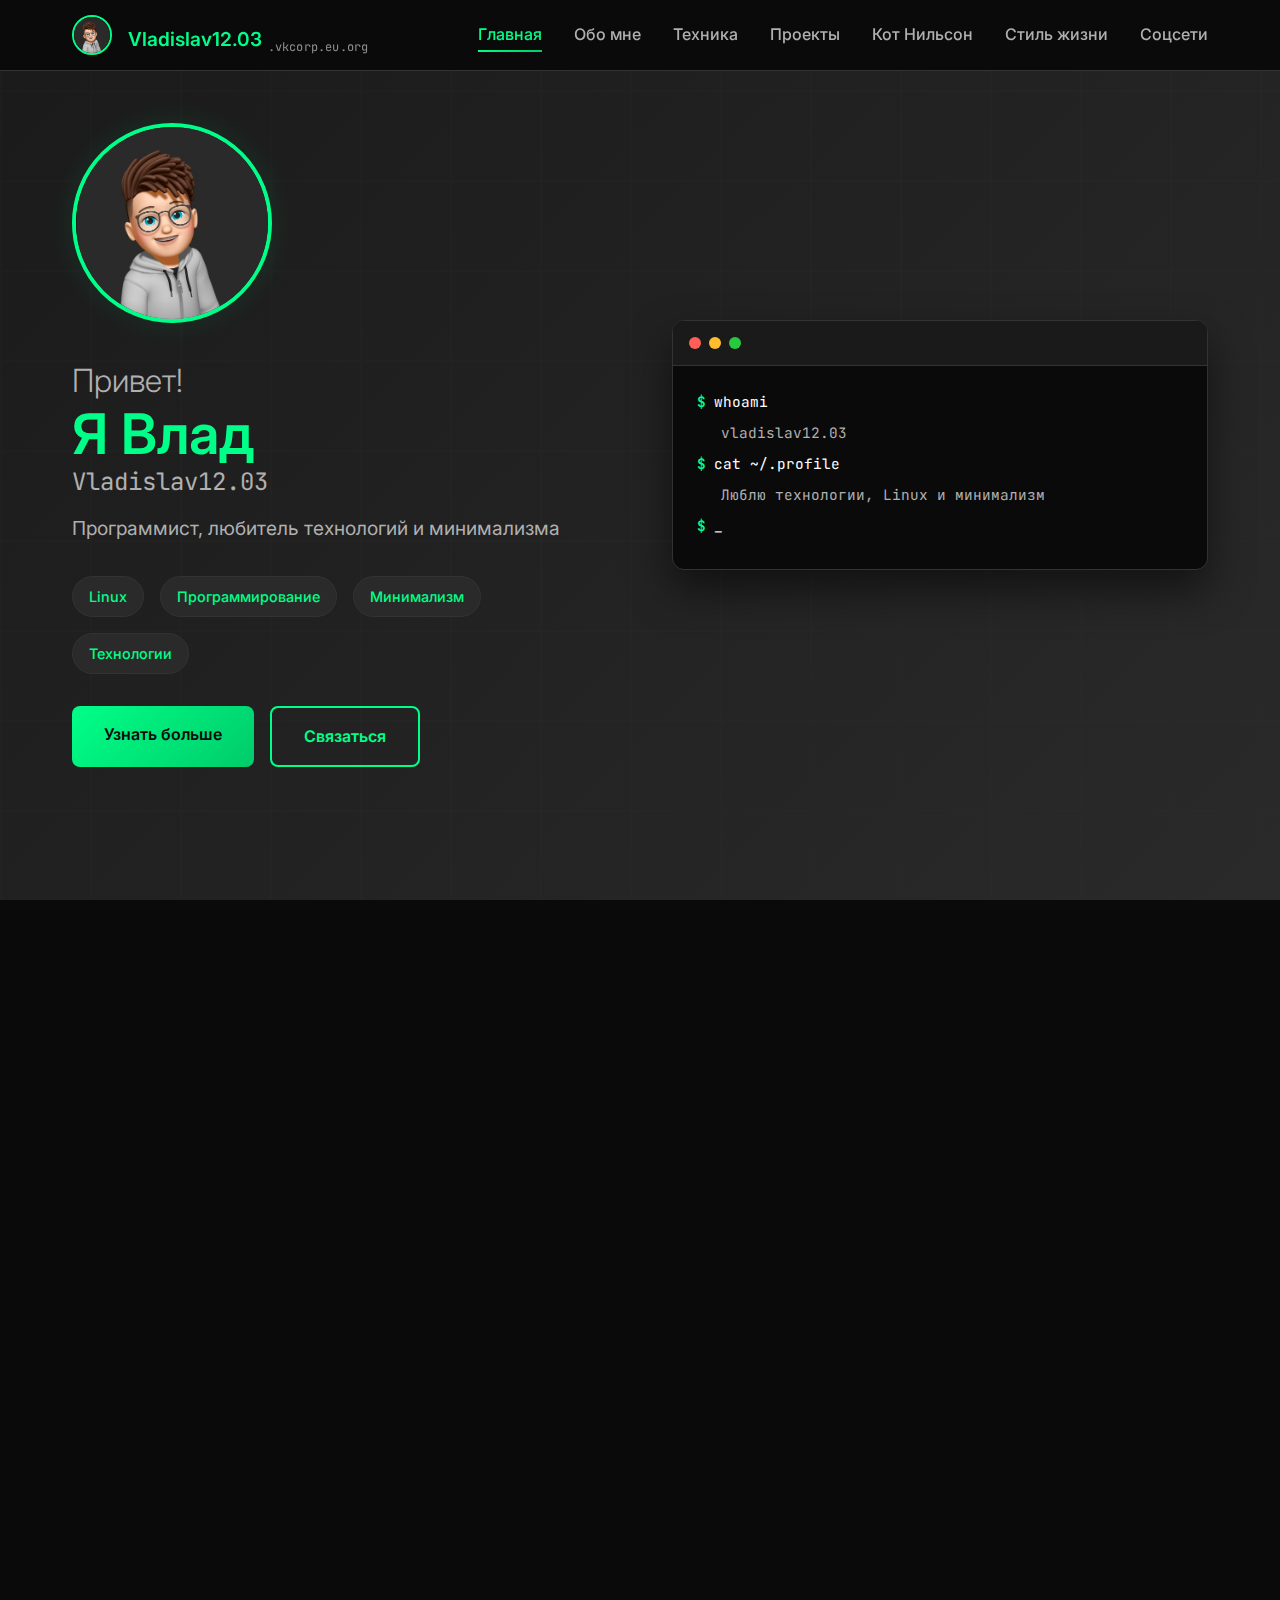
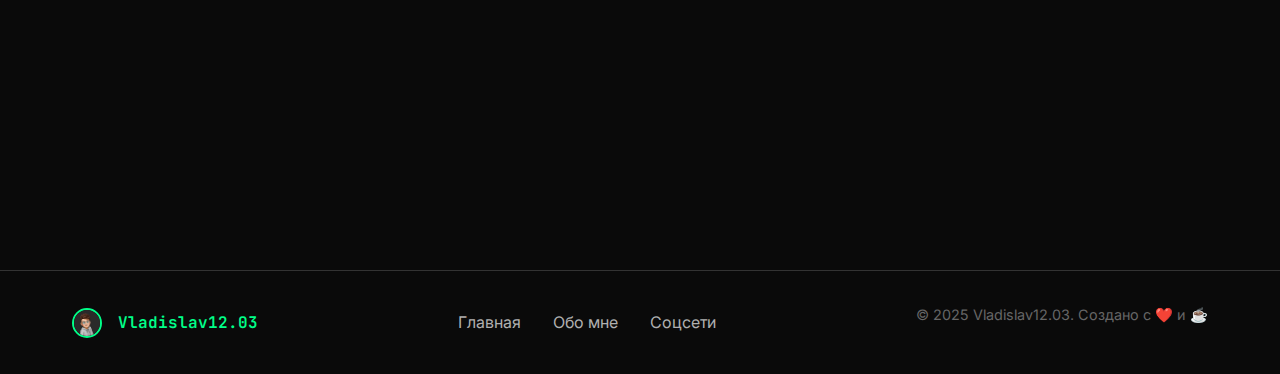
<file: index.html>
<!DOCTYPE html>
<html lang="ru">
<head>
    <meta charset="UTF-8">
    <meta name="viewport" content="width=device-width, initial-scale=1.0">
    <title>Vladislav12.03 - Главная</title>
    <link rel="stylesheet" href="styles.css">
    <link href="https://fonts.googleapis.com/css2?family=JetBrains+Mono:wght@300;400;600&family=Inter:wght@300;400;500;600&display=swap" rel="stylesheet">
    <link rel="stylesheet" href="https://cdnjs.cloudflare.com/ajax/libs/font-awesome/6.0.0/css/all.min.css">
</head>
<body>
    <!-- Навигация -->
    <nav class="navbar">
        <div class="nav-container">
            <div class="nav-logo">
                <img src="IMG_7332.jpeg" alt="Vladislav12.03" class="avatar">
                <span class="logo-stack"><span class="logo-text">Vladislav12.03</span><span class="logo-sub">.vkcorp.eu.org</span></span>
            </div>
            <ul class="nav-menu">
                <li><a href="index.html" class="nav-link active">Главная</a></li>
                <li><a href="about.html" class="nav-link">Обо мне</a></li>
                <li><a href="tech.html" class="nav-link">Техника</a></li>
                <li><a href="projects.html" class="nav-link">Проекты</a></li>
                <li><a href="cat.html" class="nav-link">Кот Нильсон</a></li>
                <li><a href="lifestyle.html" class="nav-link">Стиль жизни</a></li>
                <li><a href="socials.html" class="nav-link">Соцсети</a></li>
            </ul>
            <div class="hamburger">
                <span class="bar"></span>
                <span class="bar"></span>
                <span class="bar"></span>
            </div>
        </div>
    </nav>

    <!-- Главная секция -->
    <section id="home" class="hero">
        <div class="hero-container">
            <div class="hero-content">
                <div class="hero-avatar">
                    <img src="IMG_7332.jpeg" alt="Vladislav12.03" class="main-avatar">
                </div>
                <h1 class="hero-title">
                    <span class="greeting">Привет!</span>
                    <span class="name">Я Влад</span>
                    <span class="alias">Vladislav12.03</span>
                </h1>
                <p class="hero-subtitle">Программист, любитель технологий и минимализма</p>
                <div class="hero-tags">
                    <span class="tag">Linux</span>
                    <span class="tag">Программирование</span>
                    <span class="tag">Минимализм</span>
                    <span class="tag">Технологии</span>
                </div>
                <div class="hero-cta">
                    <a href="about.html" class="btn btn-primary">Узнать больше</a>
                    <a href="socials.html" class="btn btn-secondary">Связаться</a>
                </div>
            </div>
            <div class="hero-visual">
                <div class="terminal-window">
                    <div class="terminal-header">
                        <span class="terminal-btn red"></span>
                        <span class="terminal-btn yellow"></span>
                        <span class="terminal-btn green"></span>
                    </div>
                    <div class="terminal-content">
                        <div class="terminal-line">
                            <span class="prompt">$</span>
                            <span class="command">whoami</span>
                        </div>
                        <div class="terminal-line">
                            <span class="output">vladislav12.03</span>
                        </div>
                        <div class="terminal-line">
                            <span class="prompt">$</span>
                            <span class="command">cat ~/.profile</span>
                        </div>
                        <div class="terminal-line">
                            <span class="output">Люблю технологии, Linux и минимализм</span>
                        </div>
                        <div class="terminal-line">
                            <span class="prompt">$</span>
                            <span class="command">_</span>
                        </div>
                    </div>
                </div>
            </div>
        </div>
    </section>

    <!-- Краткая информация -->
    <section class="quick-info">
        <div class="container">
            <h2 class="section-title">Быстрый обзор</h2>
            <div class="quick-grid">
                <div class="quick-item">
                    <div class="quick-icon">
                        <i class="fas fa-user"></i>
                    </div>
                    <h3>Обо мне</h3>
                    <p>Узнай больше о моих увлечениях, опыте и подходе к работе</p>
                    <a href="about.html" class="quick-link">Подробнее →</a>
                </div>
                <div class="quick-item">
                    <div class="quick-icon">
                        <i class="fas fa-laptop"></i>
                    </div>
                    <h3>Моя техника</h3>
                    <p>Обзор моего рабочего оборудования и настройки</p>
                    <a href="tech.html" class="quick-link">Подробнее →</a>
                </div>
                <div class="quick-item">
                    <div class="quick-icon">
                        <i class="fas fa-code"></i>
                    </div>
                    <h3>Проекты</h3>
                    <p>Портфолио моих работ и используемые технологии</p>
                    <a href="projects.html" class="quick-link">Подробнее →</a>
                </div>
                <div class="quick-item">
                    <div class="quick-icon">
                        <i class="fas fa-cat"></i>
                    </div>
                    <h3>Кот Нильсон</h3>
                    <p>Мой верный компаньон и главный критик кода</p>
                    <a href="cat.html" class="quick-link">Подробнее →</a>
                </div>
                <div class="quick-item">
                    <div class="quick-icon">
                        <i class="fas fa-music"></i>
                    </div>
                    <h3>Стиль жизни</h3>
                    <p>Музыка, чай, ночное настроение и любимые вещи</p>
                    <a href="lifestyle.html" class="quick-link">Подробнее →</a>
                </div>
                <div class="quick-item">
                    <div class="quick-icon">
                        <i class="fas fa-envelope"></i>
                    </div>
                    <h3>Контакты</h3>
                    <p>Свяжись со мной для сотрудничества или просто поболтать</p>
                    <a href="nfc.html" class="quick-link">Подробнее →</a>
                </div>
            </div>
        </div>
    </section>

    <!-- Подвал -->
    <footer class="footer">
        <div class="container">
            <div class="footer-content">
                <div class="footer-logo">
                    <img src="IMG_7332.jpeg" alt="Vladislav12.03" class="footer-avatar">
                    <span class="footer-text">Vladislav12.03</span>
                </div>
                <div class="footer-links">
                    <a href="index.html">Главная</a>
                    <a href="about.html">Обо мне</a>
                    <a href="socials.html">Соцсети</a>
                </div>
                <div class="footer-copyright">
                    <p>&copy; 2025 Vladislav12.03. Создано с ❤️ и ☕</p>
                </div>
            </div>
        </div>
    </footer>

    <script src="script.js"></script>
</body>
</html>
</file>
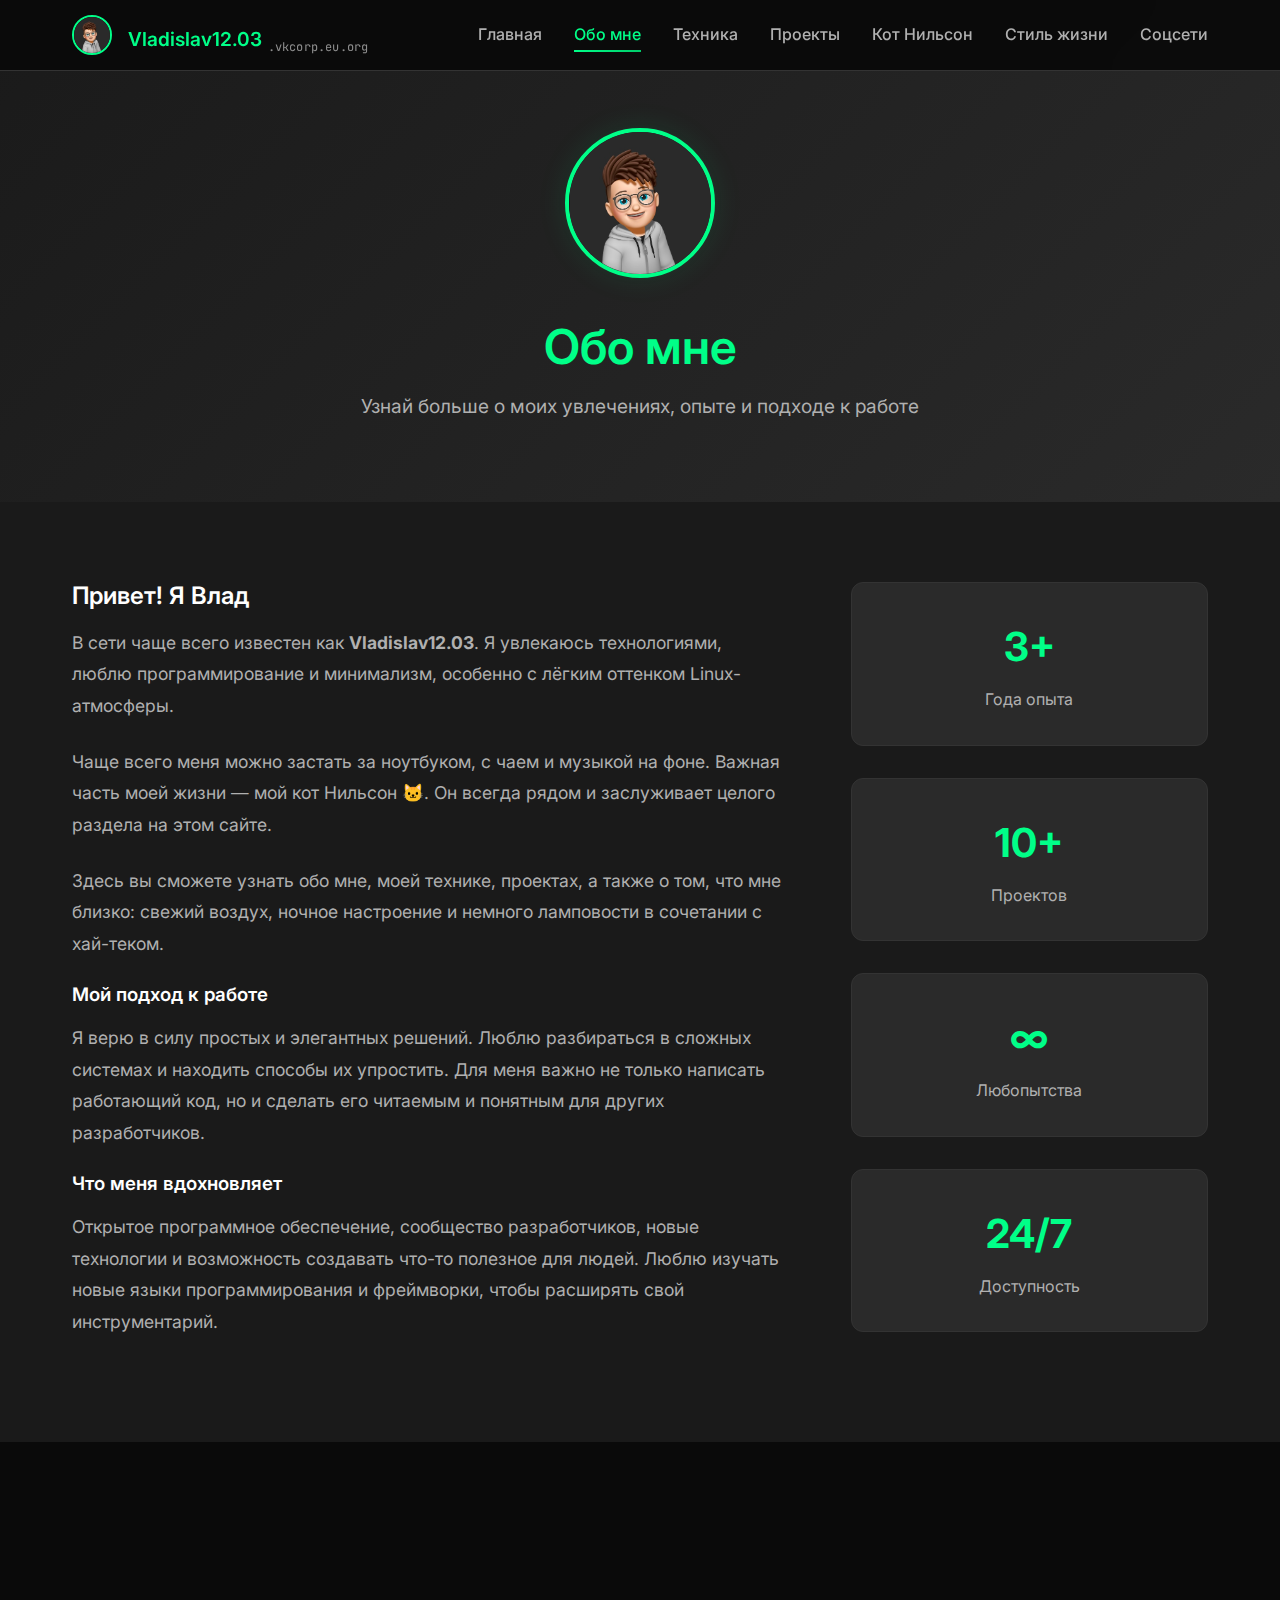
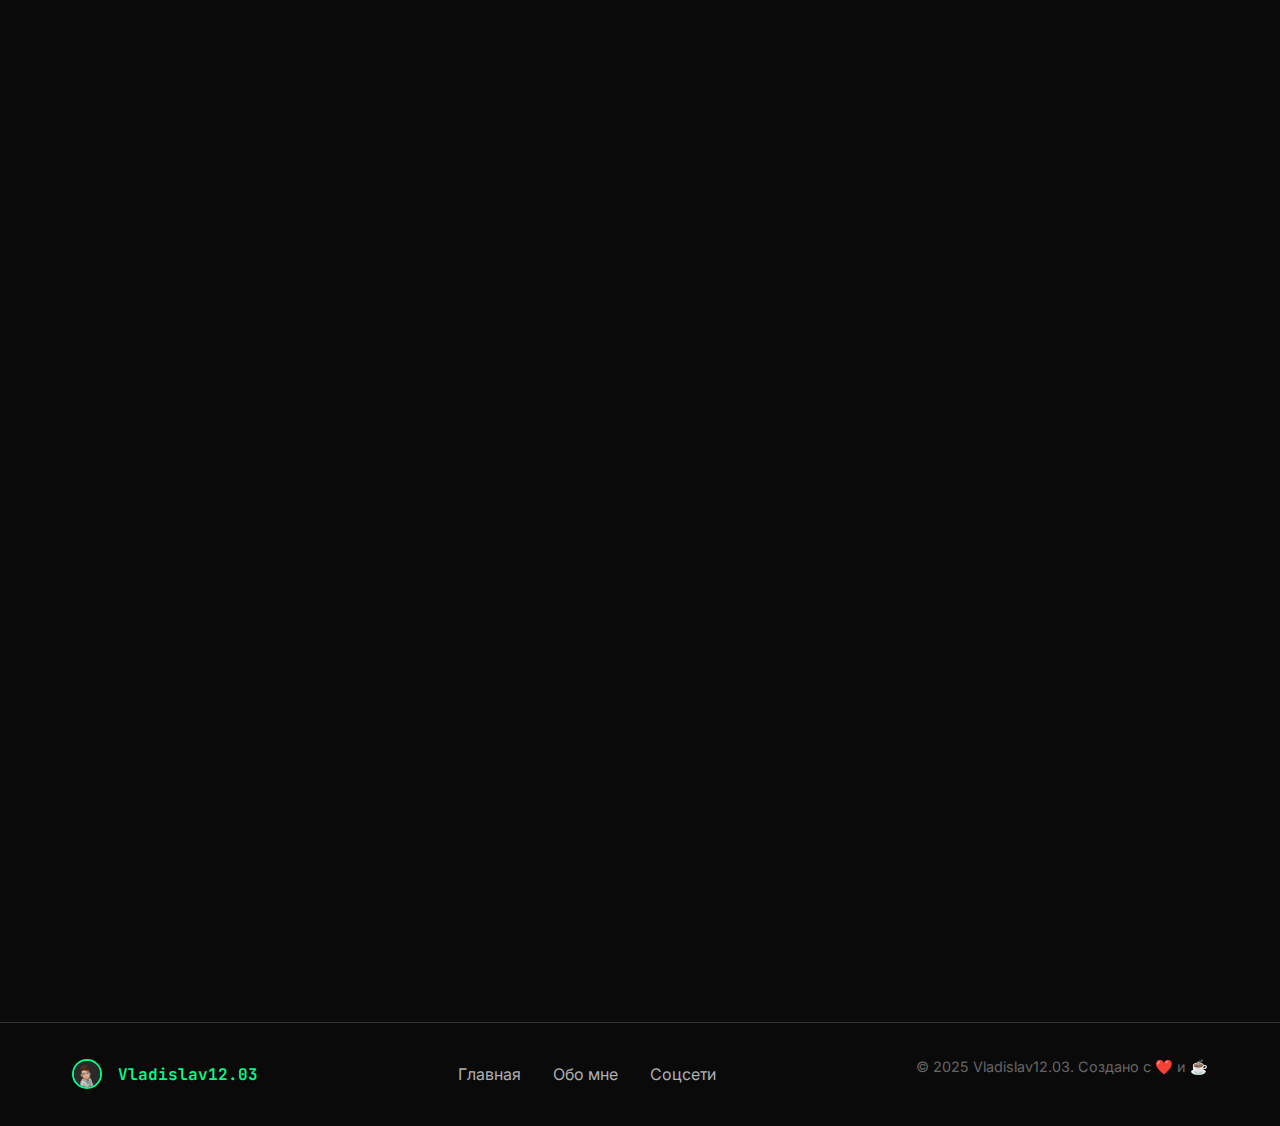
<file: about.html>
<!DOCTYPE html>
<html lang="ru">
<head>
    <meta charset="UTF-8">
    <meta name="viewport" content="width=device-width, initial-scale=1.0">
    <title>Обо мне - Vladislav12.03</title>
    <link rel="stylesheet" href="styles.css">
    <link href="https://fonts.googleapis.com/css2?family=JetBrains+Mono:wght@300;400;600&family=Inter:wght@300;400;500;600&display=swap" rel="stylesheet">
    <link rel="stylesheet" href="https://cdnjs.cloudflare.com/ajax/libs/font-awesome/6.0.0/css/all.min.css">
</head>
<body>
    <!-- Навигация -->
    <nav class="navbar">
        <div class="nav-container">
            <div class="nav-logo">
                <img src="IMG_7332.jpeg" alt="Vladislav12.03" class="avatar">
                <span class="logo-stack"><span class="logo-text">Vladislav12.03</span><span class="logo-sub">.vkcorp.eu.org</span></span>
            </div>
            <ul class="nav-menu">
                <li><a href="index.html" class="nav-link">Главная</a></li>
                <li><a href="about.html" class="nav-link active">Обо мне</a></li>
                <li><a href="tech.html" class="nav-link">Техника</a></li>
                <li><a href="projects.html" class="nav-link">Проекты</a></li>
                <li><a href="cat.html" class="nav-link">Кот Нильсон</a></li>
                <li><a href="lifestyle.html" class="nav-link">Стиль жизни</a></li>
                <li><a href="socials.html" class="nav-link">Соцсети</a></li>
            </ul>
            <div class="hamburger">
                <span class="bar"></span>
                <span class="bar"></span>
                <span class="bar"></span>
            </div>
        </div>
    </nav>

    <!-- Заголовок страницы -->
    <section class="page-header">
        <div class="container">
            <div class="header-content">
                <div class="header-avatar">
                    <img src="IMG_7332.jpeg" alt="Vladislav12.03" class="page-avatar">
                </div>
                <div class="header-text">
                    <h1 class="page-title">Обо мне</h1>
                    <p class="page-subtitle">Узнай больше о моих увлечениях, опыте и подходе к работе</p>
                </div>
            </div>
        </div>
    </section>

    <!-- Основной контент -->
    <section class="about-main">
        <div class="container">
            <div class="about-content">
                <div class="about-text">
                    <h2>Привет! Я Влад</h2>
                    <p class="about-description">
                        В сети чаще всего известен как <strong>Vladislav12.03</strong>. 
                        Я увлекаюсь технологиями, люблю программирование и минимализм, особенно с лёгким 
                        оттенком Linux-атмосферы.
                    </p>
                    <p class="about-description">
                        Чаще всего меня можно застать за ноутбуком, с чаем и музыкой на фоне. 
                        Важная часть моей жизни — мой кот Нильсон 🐱. Он всегда рядом и заслуживает 
                        целого раздела на этом сайте.
                    </p>
                    <p class="about-description">
                        Здесь вы сможете узнать обо мне, моей технике, проектах, а также о том, 
                        что мне близко: свежий воздух, ночное настроение и немного ламповости 
                        в сочетании с хай-теком.
                    </p>
                    
                    <h3>Мой подход к работе</h3>
                    <p class="about-description">
                        Я верю в силу простых и элегантных решений. Люблю разбираться в сложных системах 
                        и находить способы их упростить. Для меня важно не только написать работающий код, 
                        но и сделать его читаемым и понятным для других разработчиков.
                    </p>
                    
                    <h3>Что меня вдохновляет</h3>
                    <p class="about-description">
                        Открытое программное обеспечение, сообщество разработчиков, новые технологии 
                        и возможность создавать что-то полезное для людей. Люблю изучать новые языки 
                        программирования и фреймворки, чтобы расширять свой инструментарий.
                    </p>
                </div>
                <div class="about-stats">
                    <div class="stat-item">
                        <div class="stat-number">3+</div>
                        <div class="stat-label">Года опыта</div>
                    </div>
                    <div class="stat-item">
                        <div class="stat-number">10+</div>
                        <div class="stat-label">Проектов</div>
                    </div>
                    <div class="stat-item">
                        <div class="stat-number">∞</div>
                        <div class="stat-label">Любопытства</div>
                    </div>
                    <div class="stat-item">
                        <div class="stat-number">24/7</div>
                        <div class="stat-label">Доступность</div>
                    </div>
                </div>
            </div>
        </div>
    </section>

    <!-- Навыки -->
    <section class="skills">
        <div class="container">
            <h2 class="section-title">Мои навыки</h2>
            <div class="skills-tags">
                <div class="skill-tag-card">
                    <i class="fab fa-python"></i>
                    <span>Python</span>
                </div>
                <div class="skill-tag-card">
                    <i class="fab fa-js"></i>
                    <span>JavaScript</span>
                </div>
                <div class="skill-tag-card">
                    <i class="fab fa-html5"></i>
                    <span>HTML/CSS</span>
                </div>
                <div class="skill-tag-card">
                    <i class="fab fa-git-alt"></i>
                    <span>Git</span>
                </div>
                <div class="skill-tag-card">
                    <i class="fab fa-linux"></i>
                    <span>Linux</span>
                </div>
                <div class="skill-tag-card">
                    <i class="fas fa-database"></i>
                    <span>SQL</span>
                </div>
                <div class="skill-tag-card">
                    <i class="fab fa-node-js"></i>
                    <span>Node.js</span>
                </div>
                <div class="skill-tag-card">
                    <i class="fab fa-cuttlefish"></i>
                    <span>C++</span>
                </div>
                <div class="skill-tag-card">
                    <i class="fab fa-java"></i>
                    <span>Java</span>
                </div>
                <div class="skill-tag-card">
                    <i class="fab fa-docker"></i>
                    <span>Docker</span>
                </div>
                <div class="skill-tag-card">
                    <i class="fas fa-code"></i>
                    <span>VS Code</span>
                </div>
            </div>
        </div>
    </section>

    <!-- Обучение -->
    <section class="education">
        <div class="container">
            <h2 class="section-title">Обучение</h2>
            <div class="education-grid">
                <div class="education-item">
                    <div class="education-icon">
                        <i class="fas fa-code"></i>
                    </div>
                    <h3>Самостоятельное обучение</h3>
                    <p class="education-field">Программирование</p>
                    <p class="education-period">2021 - сейчас</p>
                    <p class="education-description">
                        Изучаю программирование самостоятельно через практику и проекты. 
                        Создаю сайты, ботов и изучаю новые технологии на практике.
                    </p>
                </div>
                
                <div class="education-item">
                    <div class="education-icon">
                        <i class="fas fa-book"></i>
                    </div>
                    <h3>Онлайн ресурсы</h3>
                    <p class="education-field">Образовательные платформы</p>
                    <p class="education-period">сейчас</p>
                    <p class="education-description">
                        Использую различные онлайн ресурсы для изучения веб-технологий, 
                        документацию и открытые исходные проекты для обучения.
                    </p>
                </div>
            </div>
        </div>
    </section>

    <!-- Подвал -->
    <footer class="footer">
        <div class="container">
            <div class="footer-content">
                <div class="footer-logo">
                    <img src="IMG_7332.jpeg" alt="Vladislav12.03" class="footer-avatar">
                    <span class="footer-text">Vladislav12.03</span>
                </div>
                <div class="footer-links">
                    <a href="index.html">Главная</a>
                    <a href="about.html">Обо мне</a>
                    <a href="socials.html">Соцсети</a>
                </div>
                <div class="footer-copyright">
                    <p>&copy; 2025 Vladislav12.03. Создано с ❤️ и ☕</p>
                </div>
            </div>
        </div>
    </footer>

    <script src="script.js"></script>
</body>
</html>
</file>
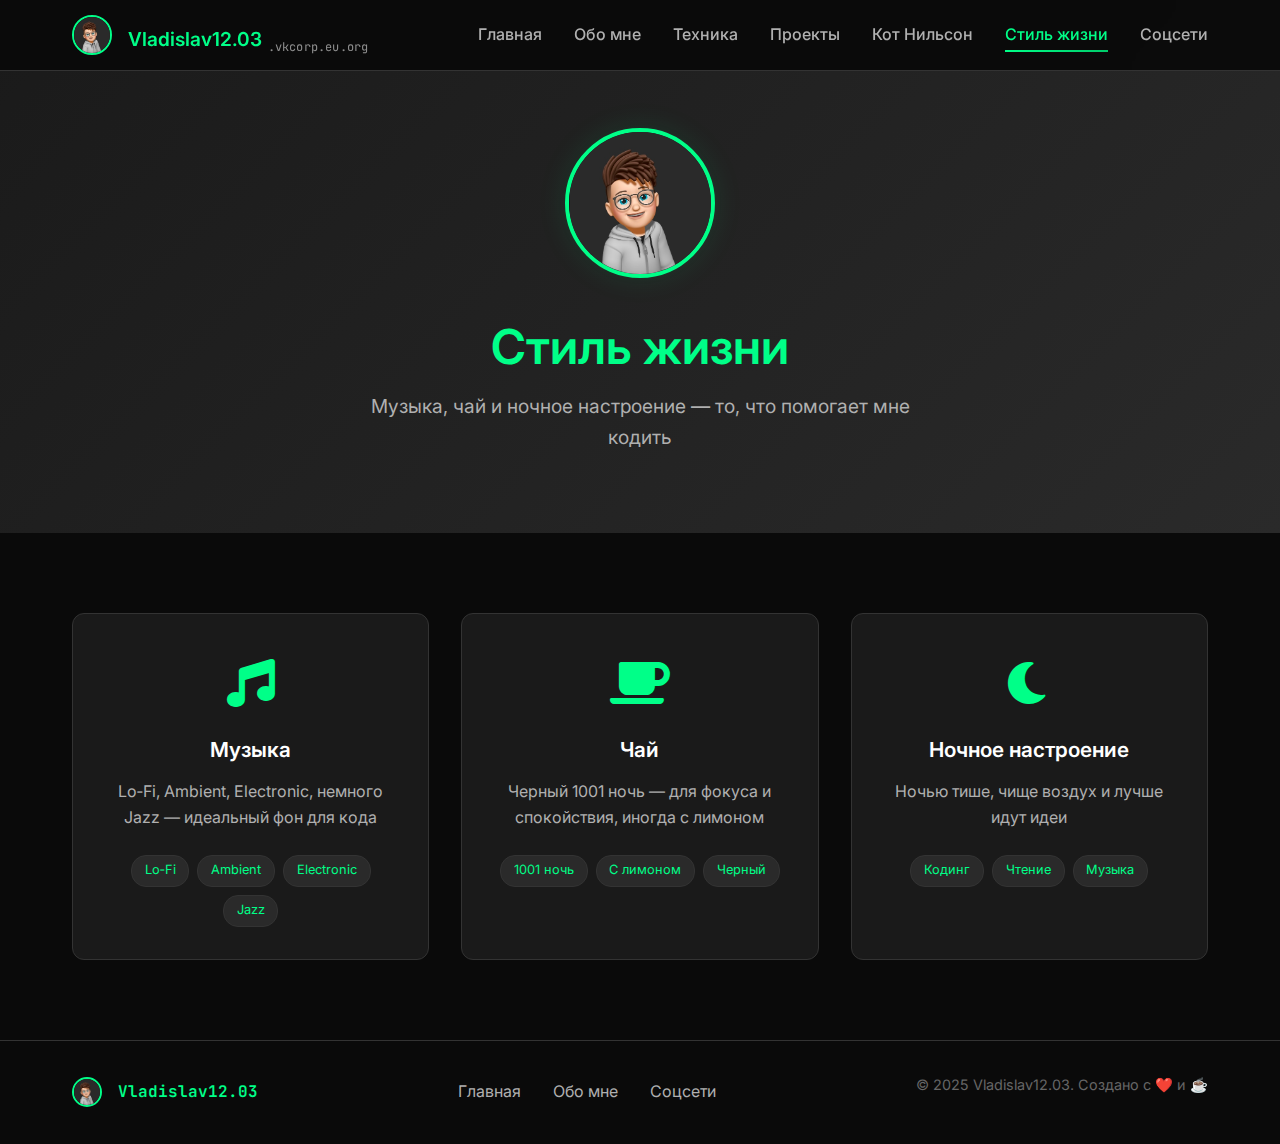
<file: lifestyle.html>
<!DOCTYPE html>
<html lang="ru">
<head>
    <meta charset="UTF-8">
    <meta name="viewport" content="width=device-width, initial-scale=1.0">
    <title>Стиль жизни - Vladislav12.03</title>
    <link rel="stylesheet" href="styles.css">
    <link href="https://fonts.googleapis.com/css2?family=JetBrains+Mono:wght@300;400;600&family=Inter:wght@300;400;500;600&display=swap" rel="stylesheet">
    <link rel="stylesheet" href="https://cdnjs.cloudflare.com/ajax/libs/font-awesome/6.0.0/css/all.min.css">
</head>
<body>
    <nav class="navbar">
        <div class="nav-container">
            <div class="nav-logo">
                <img src="IMG_7332.jpeg" alt="Vladislav12.03" class="avatar">
                <span class="logo-stack"><span class="logo-text">Vladislav12.03</span><span class="logo-sub">.vkcorp.eu.org</span></span>
            </div>
            <ul class="nav-menu">
                <li><a href="index.html" class="nav-link">Главная</a></li>
                <li><a href="about.html" class="nav-link">Обо мне</a></li>
                <li><a href="tech.html" class="nav-link">Техника</a></li>
                <li><a href="projects.html" class="nav-link">Проекты</a></li>
                <li><a href="cat.html" class="nav-link">Кот Нильсон</a></li>
                <li><a href="lifestyle.html" class="nav-link active">Стиль жизни</a></li>
                <li><a href="socials.html" class="nav-link">Соцсети</a></li>
            </ul>
            <div class="hamburger">
                <span class="bar"></span>
                <span class="bar"></span>
                <span class="bar"></span>
            </div>
        </div>
    </nav>

    <section class="page-header">
        <div class="container">
            <div class="header-content">
                <div class="header-avatar">
                    <img src="IMG_7332.jpeg" alt="Vladislav12.03" class="page-avatar">
                </div>
                <div class="header-text">
                    <h1 class="page-title">Стиль жизни</h1>
                    <p class="page-subtitle">Музыка, чай и ночное настроение — то, что помогает мне кодить</p>
                </div>
            </div>
        </div>
    </section>

    <section class="lifestyle">
        <div class="container">
            <div class="lifestyle-grid">
                <div class="lifestyle-item">
                    <div class="lifestyle-icon"><i class="fas fa-music"></i></div>
                    <h3 class="lifestyle-title">Музыка</h3>
                    <p class="lifestyle-description">Lo‑Fi, Ambient, Electronic, немного Jazz — идеальный фон для кода</p>
                    <div class="music-tags">
                        <span class="music-tag">Lo‑Fi</span>
                        <span class="music-tag">Ambient</span>
                        <span class="music-tag">Electronic</span>
                        <span class="music-tag">Jazz</span>
                    </div>
                </div>
                <div class="lifestyle-item">
                    <div class="lifestyle-icon"><i class="fas fa-coffee"></i></div>
                    <h3 class="lifestyle-title">Чай</h3>
                    <p class="lifestyle-description">Черный 1001 ночь — для фокуса и спокойствия, иногда с лимоном</p>
                    <div class="tea-types">
                        <span class="tea-tag"> 1001 ночь</span>
                        <span class="tea-tag">С лимоном</span>
                        <span class="tea-tag">Черный</span>
                    </div>
                </div>
                <div class="lifestyle-item">
                    <div class="lifestyle-icon"><i class="fas fa-moon"></i></div>
                    <h3 class="lifestyle-title">Ночное настроение</h3>
                    <p class="lifestyle-description">Ночью тише, чище воздух и лучше идут идеи</p>
                    <div class="night-activities">
                        <span class="activity-tag">Кодинг</span>
                        <span class="activity-tag">Чтение</span>
                        <span class="activity-tag">Музыка</span>
                    </div>
                </div>
            </div>
        </div>
    </section>

    <footer class="footer">
        <div class="container">
            <div class="footer-content">
                <div class="footer-logo">
                    <img src="IMG_7332.jpeg" alt="Vladislav12.03" class="footer-avatar">
                    <span class="footer-text">Vladislav12.03</span>
                </div>
                <div class="footer-links">
                    <a href="index.html">Главная</a>
                    <a href="about.html">Обо мне</a>
                    <a href="socials.html">Соцсети</a>
                </div>
                <div class="footer-copyright">
                    <p>&copy; 2025 Vladislav12.03. Создано с ❤️ и ☕</p>
                </div>
            </div>
        </div>
    </footer>

    <script src="script.js"></script>
</body>
</html>
</file>
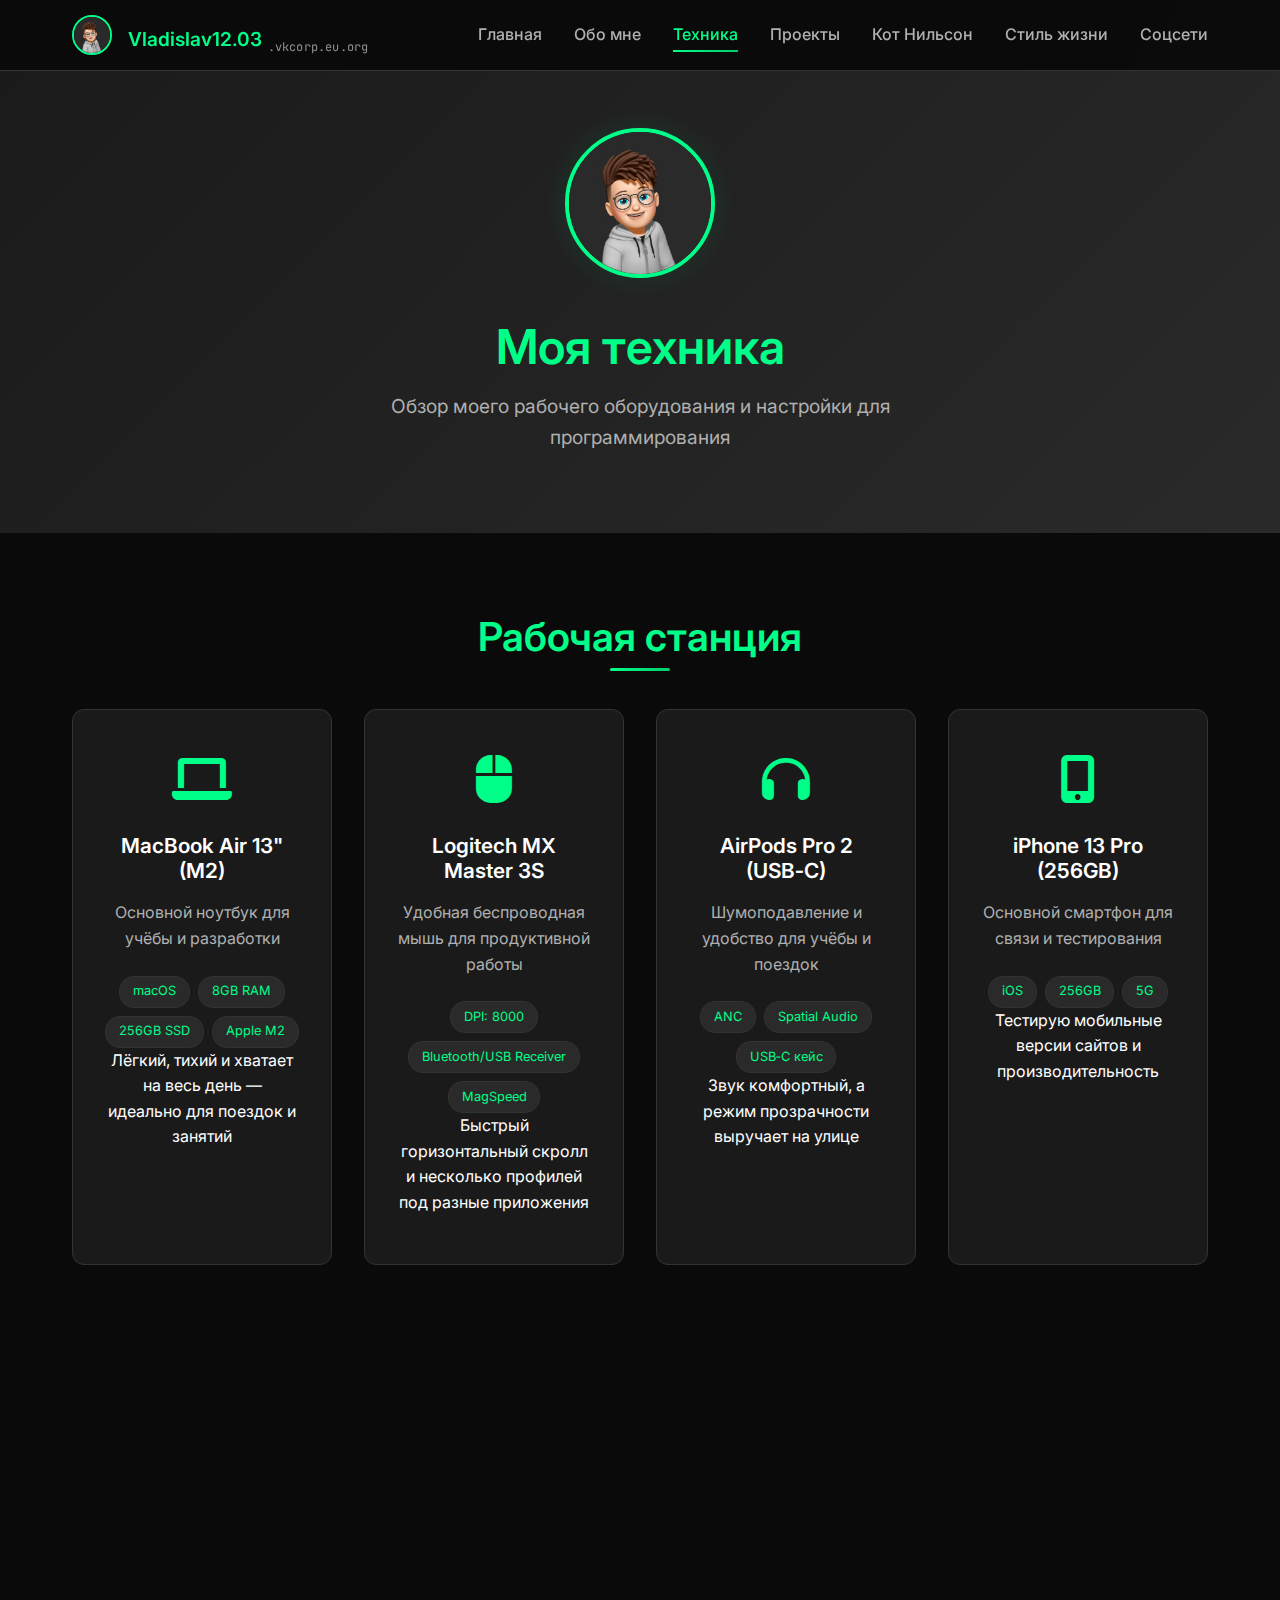
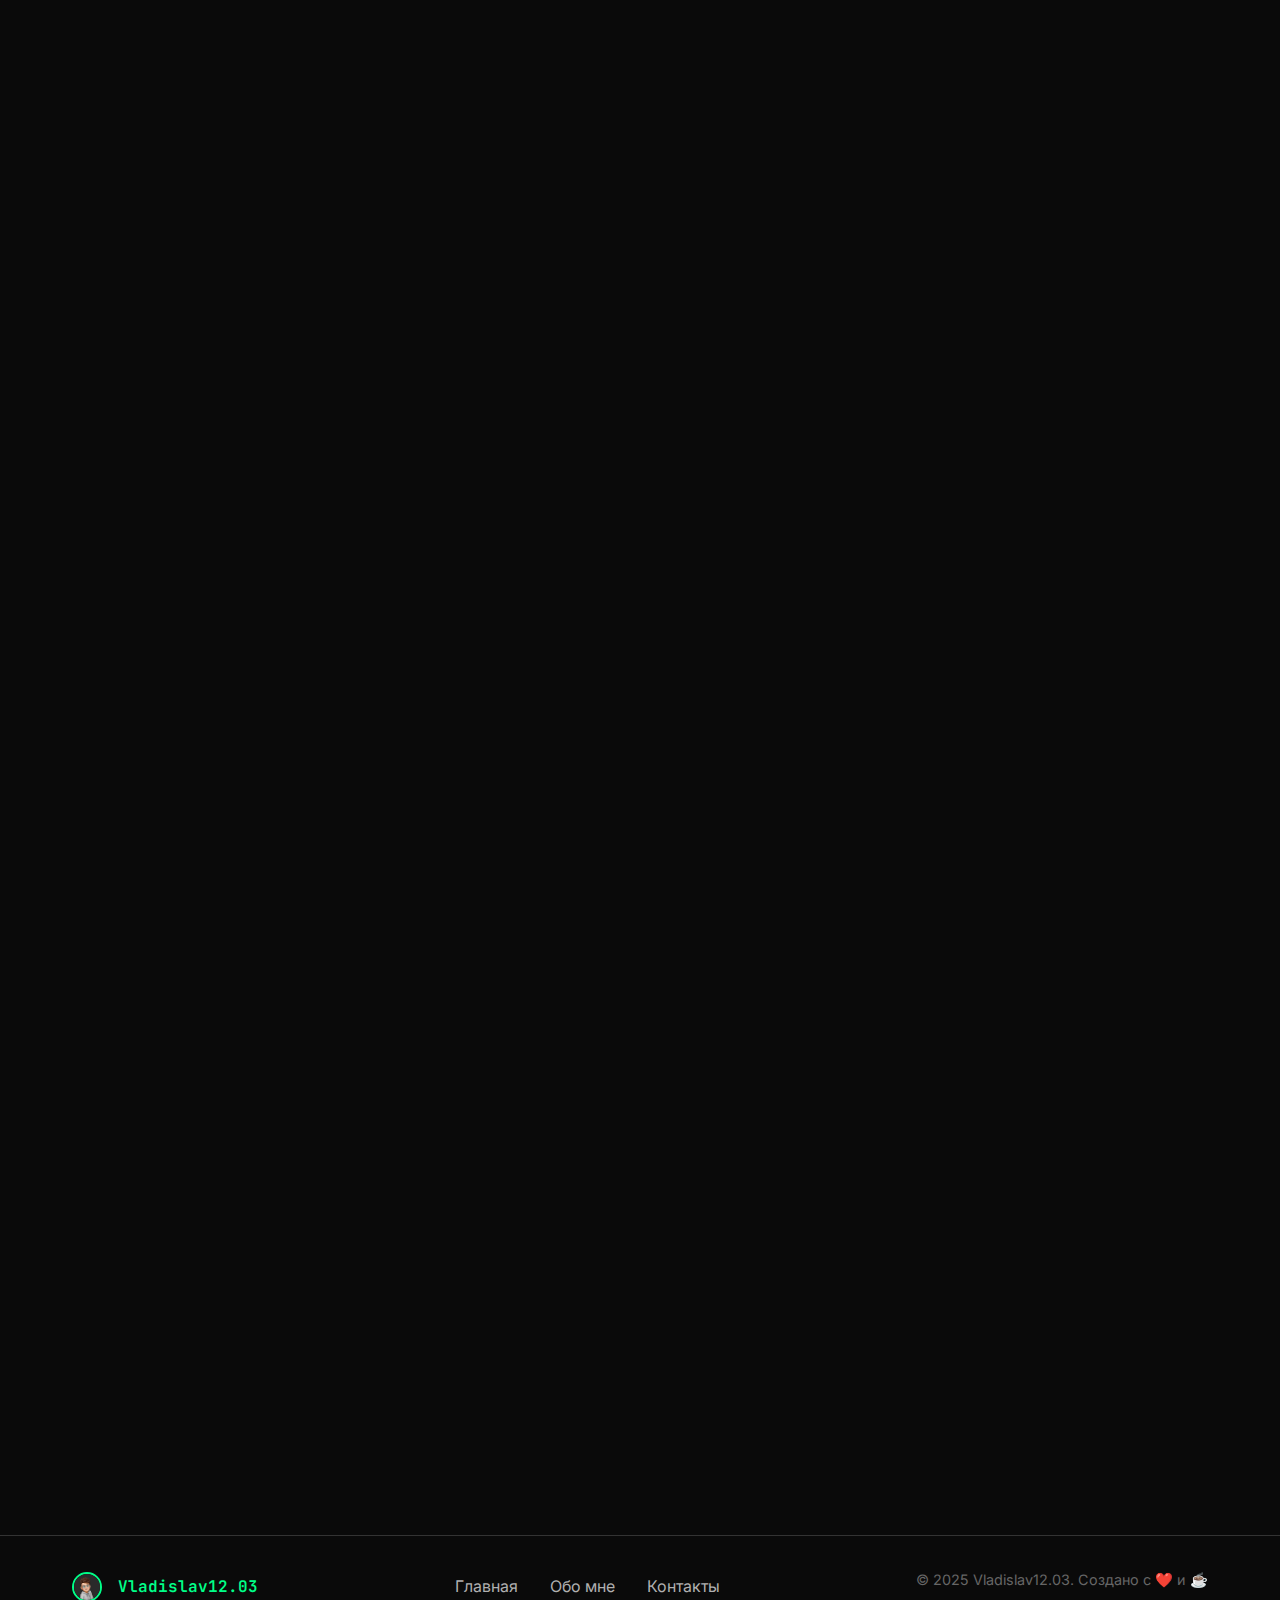
<file: tech.html>
<!DOCTYPE html>
<html lang="ru">
<head>
    <meta charset="UTF-8">
    <meta name="viewport" content="width=device-width, initial-scale=1.0">
    <title>Моя техника - Vladislav12.03</title>
    <link rel="stylesheet" href="styles.css">
    <link href="https://fonts.googleapis.com/css2?family=JetBrains+Mono:wght@300;400;600&family=Inter:wght@300;400;500;600&display=swap" rel="stylesheet">
    <link rel="stylesheet" href="https://cdnjs.cloudflare.com/ajax/libs/font-awesome/6.0.0/css/all.min.css">
</head>
<body>
    <!-- Навигация -->
    <nav class="navbar">
        <div class="nav-container">
            <div class="nav-logo">
                <img src="IMG_7332.jpeg" alt="Vladislav12.03" class="avatar">
                <span class="logo-stack"><span class="logo-text">Vladislav12.03</span><span class="logo-sub">.vkcorp.eu.org</span></span>
            </div>
            <ul class="nav-menu">
                <li><a href="index.html" class="nav-link">Главная</a></li>
                <li><a href="about.html" class="nav-link">Обо мне</a></li>
                <li><a href="tech.html" class="nav-link active">Техника</a></li>
                <li><a href="projects.html" class="nav-link">Проекты</a></li>
                <li><a href="cat.html" class="nav-link">Кот Нильсон</a></li>
                <li><a href="lifestyle.html" class="nav-link">Стиль жизни</a></li>
                <li><a href="socials.html" class="nav-link">Соцсети</a></li>
            </ul>
            <div class="hamburger">
                <span class="bar"></span>
                <span class="bar"></span>
                <span class="bar"></span>
            </div>
        </div>
    </nav>

    <!-- Заголовок страницы -->
    <section class="page-header">
        <div class="container">
            <div class="header-content">
                <div class="header-avatar">
                    <img src="IMG_7332.jpeg" alt="Vladislav12.03" class="page-avatar">
                </div>
                <div class="header-text">
                    <h1 class="page-title">Моя техника</h1>
                    <p class="page-subtitle">Обзор моего рабочего оборудования и настройки для программирования</p>
                </div>
            </div>
        </div>
    </section>

    <!-- Основная техника -->
    <section class="tech-main">
        <div class="container">
            <h2 class="section-title">Рабочая станция</h2>
            <div class="tech-grid">
                <div class="tech-item">
                    <div class="tech-icon">
                        <i class="fas fa-laptop"></i>
                    </div>
                    <h3 class="tech-title">MacBook Air 13" (M2)</h3>
                    <p class="tech-description">Основной ноутбук для учёбы и разработки</p>
                    <div class="tech-specs">
                        <span class="spec">macOS</span>
                        <span class="spec">8GB RAM</span>
                        <span class="spec">256GB SSD</span>
                        <span class="spec">Apple M2</span>
                    </div>
                    <div class="tech-note">
                        <p>Лёгкий, тихий и хватает на весь день — идеально для поездок и занятий</p>
                    </div>
                </div>
                
                <div class="tech-item">
                    <div class="tech-icon">
                        <i class="fas fa-mouse"></i>
                    </div>
                    <h3 class="tech-title">Logitech MX Master 3S</h3>
                    <p class="tech-description">Удобная беспроводная мышь для продуктивной работы</p>
                    <div class="tech-specs">
                        <span class="spec">DPI: 8000</span>
                        <span class="spec">Bluetooth/USB Receiver</span>
                        <span class="spec">MagSpeed</span>
                    </div>
                    <div class="tech-note">
                        <p>Быстрый горизонтальный скролл и несколько профилей под разные приложения</p>
                    </div>
                </div>
                
                <div class="tech-item">
                    <div class="tech-icon">
                        <i class="fas fa-headphones"></i>
                    </div>
                    <h3 class="tech-title">AirPods Pro 2 (USB‑C)</h3>
                    <p class="tech-description">Шумоподавление и удобство для учёбы и поездок</p>
                    <div class="tech-specs">
                        <span class="spec">ANC</span>
                        <span class="spec">Spatial Audio</span>
                        <span class="spec">USB‑C кейс</span>
                    </div>
                    <div class="tech-note">
                        <p>Звук комфортный, а режим прозрачности выручает на улице</p>
                    </div>
                </div>

                <div class="tech-item">
                    <div class="tech-icon">
                        <i class="fas fa-mobile-alt"></i>
                    </div>
                    <h3 class="tech-title">iPhone 13 Pro (256GB)</h3>
                    <p class="tech-description">Основной смартфон для связи и тестирования</p>
                    <div class="tech-specs">
                        <span class="spec">iOS</span>
                        <span class="spec">256GB</span>
                        <span class="spec">5G</span>
                    </div>
                    <div class="tech-note">
                        <p>Тестирую мобильные версии сайтов и производительность</p>
                    </div>
                </div>

                </div>
            </div>
        </div>
    </section>

    <!-- Программное обеспечение -->
    <section class="software">
        <div class="container">
            <h2 class="section-title">Программное обеспечение</h2>
            <div class="software-grid">
                <div class="software-category">
                    <h3>Система</h3>
                    <div class="software-items">
                        <div class="software-item">
                            <div class="software-icon">
                                <i class="fab fa-apple"></i>
                            </div>
                            <div class="software-info">
                                <h4>macOS 26.1</h4>
                                <p>Экосистема Apple, стабильность и удобство для учёбы и разработки</p>
                            </div>
                        </div>
                        <div class="software-item">
                            <div class="software-icon">
                                <i class="fas fa-code"></i>
                            </div>
                            <div class="software-info">
                                <h4>Visual Studio Code</h4>
                                <p>Основной редактор кода на macOS</p>
                            </div>
                        </div>
                    </div>
                </div>
            </div>
        </div>
    </section>


    <!-- Планы на будущее -->
    <section class="future-plans">
        <div class="container">
            <h2 class="section-title">Планы на будущее</h2>
            <div class="plans-grid">
                <div class="plan-item">
                    <div class="plan-icon">
                        <i class="fas fa-server"></i>
                    </div>
                    <h3>Свой сервер</h3>
                    <p>Хочу собрать домашний сервер для изучения DevOps и хостинга проектов</p>
                </div>
                
                <div class="plan-item">
                    <div class="plan-icon">
                        <i class="fas fa-microchip"></i>
                    </div>
                    <h3>Raspberry Pi</h3>
                    <p>Планирую купить Raspberry Pi для изучения IoT и Linux</p>
                </div>
                
                <div class="plan-item">
                    <div class="plan-icon">
                        <i class="fas fa-cloud"></i>
                    </div>
                    <h3>Облачные сервисы</h3>
                    <p>Изучаю AWS и Google Cloud для размещения проектов</p>
                </div>
            </div>
        </div>
    </section>

    <!-- Все устройства -->
    <section class="all-devices">
        <div class="container">
            <h2 class="section-title">Все устройства</h2>
            <div class="device-list">
                <ul>
                    <li>Ноутбук — MacBook Air 13" (M2), 8GB/256GB</li>
                    <li>Мышь — Logitech MX Master 3S</li>
                    <li>Наушники — AirPods Pro 2 (USB‑C)</li>
                    <li>Смартфон 1 — iPhone 13 Pro, 256GB</li>
                    <li>Смартфон 2 — Samsung Galaxy A51</li>
                    <li>Смартфон 3 — iPhone 7, 128GB</li>
                    <li>Игровая консоль — PlayStation 4 Slim</li>
                </ul>
            </div>
        </div>
    </section>

    <!-- Подвал -->
    <footer class="footer">
        <div class="container">
            <div class="footer-content">
                <div class="footer-logo">
                    <img src="IMG_7332.jpeg" alt="Vladislav12.03" class="footer-avatar">
                    <span class="footer-text">Vladislav12.03</span>
                </div>
                <div class="footer-links">
                    <a href="index.html">Главная</a>
                    <a href="about.html">Обо мне</a>
                    <a href="nfc.html">Контакты</a>
                </div>
                <div class="footer-copyright">
                    <p>&copy; 2025 Vladislav12.03. Создано с ❤️ и ☕</p>
                </div>
            </div>
        </div>
    </footer>

    <script src="script.js"></script>
</body>
</html>
</file>
<file: styles.css>
/* Сброс стилей и базовые настройки */
* {
    margin: 0;
    padding: 0;
    box-sizing: border-box;
}

:root {
    --primary-color: #00ff88;
    --secondary-color: #00cc6a;
    --accent-color: #ff6b6b;
    --bg-primary: #0a0a0a;
    --bg-secondary: #1a1a1a;
    --bg-tertiary: #2a2a2a;
    --text-primary: #ffffff;
    --text-secondary: #b0b0b0;
    --text-muted: #666666;
    --border-color: #333333;
    --shadow-color: rgba(0, 255, 136, 0.1);
    --gradient-primary: linear-gradient(135deg, #00ff88 0%, #00cc6a 100%);
    --gradient-secondary: linear-gradient(135deg, #1a1a1a 0%, #2a2a2a 100%);
}

html {
    scroll-behavior: smooth;
}

body {
    font-family: 'Inter', -apple-system, BlinkMacSystemFont, 'Segoe UI', Roboto, sans-serif;
    background-color: var(--bg-primary);
    color: var(--text-primary);
    line-height: 1.6;
    overflow-x: hidden;
}

/* Изображения не выходят за пределы контейнеров */
img {
    max-width: 100%;
    height: auto;
}

/* Типографика */
h1, h2, h3, h4, h5, h6 {
    font-weight: 600;
    line-height: 1.2;
    margin-bottom: 1rem;
}

p {
    margin-bottom: 1rem;
}

a {
    color: var(--primary-color);
    text-decoration: none;
    transition: all 0.3s ease;
}

a:hover {
    color: var(--secondary-color);
}

/* Контейнеры */
.container {
    max-width: 1200px;
    margin: 0 auto;
    padding: 0 2rem;
}

/* Навигация */
.navbar {
    position: fixed;
    top: 0;
    width: 100%;
    background: rgba(10, 10, 10, 0.95);
    backdrop-filter: blur(20px);
    border-bottom: 1px solid var(--border-color);
    z-index: 1000;
    transition: all 0.3s ease;
}

.nav-container {
    max-width: 1200px;
    margin: 0 auto;
    padding: 0 2rem;
    display: flex;
    justify-content: space-between;
    align-items: center;
    height: 70px;
}

.nav-actions { display: flex; align-items: center; gap: 1rem; }
.nav-actions .contact-trigger { padding: 0.5rem 0.9rem; font-size: 0.95rem; }

.nav-logo {
    display: flex;
    align-items: flex-end;
    gap: 1rem;
}

.logo-stack { display: flex; align-items: flex-end; }
.logo-stack .logo-sub { margin-left: 0.35rem; position: relative; top: 2px; }

.avatar {
    width: 40px;
    height: 40px;
    border-radius: 50%;
    border: 2px solid var(--primary-color);
    transition: all 0.3s ease;
    object-fit: cover;
}

.avatar:hover {
    transform: scale(1.1);
    box-shadow: 0 0 20px var(--shadow-color);
}

.logo-text {
    font-family: 'Inter', -apple-system, BlinkMacSystemFont, 'Segoe UI', Roboto, sans-serif;
    font-weight: 600;
    font-size: 1.2rem;
    color: var(--primary-color);
}

.logo-sub {
    font-family: 'JetBrains Mono', monospace;
    font-size: 0.75rem;
    color: var(--text-secondary);
    margin-left: 0.25rem;
    letter-spacing: 0.2px;
    opacity: 0.8;
    vertical-align: baseline;
    white-space: nowrap;
}

.nav-menu {
    display: flex;
    list-style: none;
    gap: 2rem;
}

.nav-link {
    color: var(--text-secondary);
    font-weight: 500;
    position: relative;
    padding: 0.5rem 0;
    transition: all 0.3s ease;
}

.nav-link:hover,
.nav-link.active {
    color: var(--primary-color);
}

.nav-link::after {
    content: '';
    position: absolute;
    bottom: 0;
    left: 0;
    width: 0;
    height: 2px;
    background: var(--gradient-primary);
    transition: width 0.3s ease;
}

.nav-link:hover::after,
.nav-link.active::after {
    width: 100%;
}

.hamburger {
    display: none;
    flex-direction: column;
    cursor: pointer;
}

.bar {
    width: 25px;
    height: 3px;
    background: var(--primary-color);
    margin: 3px 0;
    transition: 0.3s;
}

/* Главная секция */
.hero {
    min-height: 100vh;
    display: flex;
    align-items: center;
    padding-top: 70px;
    background: var(--gradient-secondary);
    position: relative;
    overflow: hidden;
}

.hero::before {
    content: '';
    position: absolute;
    top: 0;
    left: 0;
    right: 0;
    bottom: 0;
    background: url('data:image/svg+xml,<svg xmlns="http://www.w3.org/2000/svg" viewBox="0 0 100 100"><defs><pattern id="grid" width="10" height="10" patternUnits="userSpaceOnUse"><path d="M 10 0 L 0 0 0 10" fill="none" stroke="%23333" stroke-width="0.5"/></pattern></defs><rect width="100" height="100" fill="url(%23grid)"/></svg>');
    opacity: 0.1;
}

.hero-container {
    display: grid;
    grid-template-columns: 1fr 1fr;
    gap: 4rem;
    align-items: center;
    max-width: 1200px;
    margin: 0 auto;
    padding: 0 2rem;
    position: relative;
    z-index: 1;
}

.hero-content {
    animation: fadeInLeft 1s ease-out;
}

.hero-avatar {
    margin-bottom: 2rem;
}

.main-avatar {
    width: 200px;
    height: 200px;
    border-radius: 50%;
    border: 4px solid var(--primary-color);
    box-shadow: 0 0 30px var(--shadow-color);
    transition: all 0.3s ease;
    object-fit: cover;
}

.main-avatar:hover {
    transform: scale(1.05);
    box-shadow: 0 0 40px var(--shadow-color);
}

.hero-title {
    font-size: 3.5rem;
    margin-bottom: 1rem;
    display: flex;
    flex-direction: column;
}

.greeting {
    color: var(--text-secondary);
    font-size: 2rem;
    font-weight: 300;
}

.name {
    color: var(--primary-color);
    font-size: 3.5rem;
    font-weight: 600;
}

.alias {
    color: var(--text-secondary);
    font-family: 'JetBrains Mono', monospace;
    font-size: 1.5rem;
    font-weight: 400;
}

.hero-subtitle {
    font-size: 1.2rem;
    color: var(--text-secondary);
    margin-bottom: 2rem;
}

.hero-tags {
    display: flex;
    flex-wrap: wrap;
    gap: 1rem;
    margin-bottom: 2rem;
}

.tag {
    background: var(--bg-tertiary);
    color: var(--primary-color);
    padding: 0.5rem 1rem;
    border-radius: 25px;
    font-size: 0.9rem;
    font-weight: 500;
    border: 1px solid var(--border-color);
    transition: all 0.3s ease;
}

.tag:hover {
    background: var(--primary-color);
    color: var(--bg-primary);
    transform: translateY(-2px);
}

.hero-cta {
    display: flex;
    gap: 1rem;
}

.btn {
    padding: 1rem 2rem;
    border-radius: 8px;
    font-weight: 600;
    text-align: center;
    transition: all 0.3s ease;
    border: none;
    cursor: pointer;
    font-size: 1rem;
    min-height: 48px; /* комфортные тапы */
}

.btn-primary {
    background: var(--gradient-primary);
    color: var(--bg-primary);
}

.btn-primary:hover {
    transform: translateY(-2px);
    box-shadow: 0 10px 25px var(--shadow-color);
}

.btn-secondary {
    background: transparent;
    color: var(--primary-color);
    border: 2px solid var(--primary-color);
}

.btn-secondary:hover {
    background: var(--primary-color);
    color: var(--bg-primary);
    transform: translateY(-2px);
}

/* Терминал */
.hero-visual {
    animation: fadeInRight 1s ease-out;
}

.terminal-window {
    background: var(--bg-primary);
    border-radius: 12px;
    border: 1px solid var(--border-color);
    box-shadow: 0 20px 40px rgba(0, 0, 0, 0.5);
    overflow: hidden;
    font-family: 'JetBrains Mono', monospace;
}

.terminal-header {
    background: var(--bg-secondary);
    padding: 1rem;
    display: flex;
    gap: 0.5rem;
    border-bottom: 1px solid var(--border-color);
}

.terminal-btn {
    width: 12px;
    height: 12px;
    border-radius: 50%;
}

.terminal-btn.red { background: #ff5f56; }
.terminal-btn.yellow { background: #ffbd2e; }
.terminal-btn.green { background: #27ca3f; }

.terminal-content {
    padding: 1.5rem;
    font-size: 0.9rem;
}

.terminal-line {
    margin-bottom: 0.5rem;
    display: flex;
    align-items: center;
}

.prompt {
    color: var(--primary-color);
    margin-right: 0.5rem;
    font-weight: 600;
}

.command {
    color: var(--text-primary);
}

.output {
    color: var(--text-secondary);
    margin-left: 1.5rem;
}

/* Секции */
section {
    padding: 5rem 0;
}

.section-title {
    font-size: 2.5rem;
    text-align: center;
    margin-bottom: 3rem;
    color: var(--primary-color);
    position: relative;
}

.section-title::after {
    content: '';
    position: absolute;
    bottom: -10px;
    left: 50%;
    transform: translateX(-50%);
    width: 60px;
    height: 3px;
    background: var(--gradient-primary);
    border-radius: 2px;
}

/* Быстрый обзор */
.quick-info {
    background: var(--bg-secondary);
}

.quick-grid {
    display: grid;
    grid-template-columns: repeat(auto-fit, minmax(350px, 1fr));
    gap: 2rem;
}

.quick-item {
    background: var(--bg-tertiary);
    padding: 2.5rem;
    border-radius: 16px;
    border: 1px solid var(--border-color);
    text-align: center;
    transition: all 0.3s ease;
    position: relative;
    overflow: hidden;
}

.quick-item::before {
    content: '';
    position: absolute;
    top: 0;
    left: 0;
    right: 0;
    height: 3px;
    background: var(--gradient-primary);
    transform: scaleX(0);
    transition: transform 0.3s ease;
}

.quick-item:hover::before {
    transform: scaleX(1);
}

.quick-item:hover {
    transform: translateY(-10px);
    box-shadow: 0 20px 40px var(--shadow-color);
    border-color: var(--primary-color);
}

.quick-icon {
    font-size: 3rem;
    color: var(--primary-color);
    margin-bottom: 1.5rem;
    transition: all 0.3s ease;
}

.quick-item:hover .quick-icon {
    transform: scale(1.1);
}

.quick-item h3 {
    font-size: 1.5rem;
    margin-bottom: 1rem;
    color: var(--text-primary);
}

.quick-item p {
    color: var(--text-secondary);
    margin-bottom: 1.5rem;
    line-height: 1.6;
}

.quick-link {
    color: var(--primary-color);
    font-weight: 600;
    font-size: 1rem;
    display: inline-flex;
    align-items: center;
    gap: 0.5rem;
    transition: all 0.3s ease;
}

.quick-link:hover {
    color: var(--secondary-color);
    transform: translateX(5px);
}

/* Заголовок страницы */
.page-header {
    padding: 8rem 0 4rem;
    background: var(--gradient-secondary);
    text-align: center;
}

.header-content {
    display: flex;
    flex-direction: column;
    align-items: center;
    gap: 2rem;
}

.page-avatar {
    width: 150px;
    height: 150px;
    border-radius: 50%;
    border: 4px solid var(--primary-color);
    box-shadow: 0 0 30px var(--shadow-color);
    object-fit: cover;
}

.page-title {
    font-size: 3rem;
    color: var(--primary-color);
    margin-bottom: 1rem;
}

.page-subtitle {
    font-size: 1.2rem;
    color: var(--text-secondary);
    max-width: 600px;
}

/* Обо мне */
.about-main {
    background: var(--bg-secondary);
}

.about-content {
    display: grid;
    grid-template-columns: 2fr 1fr;
    gap: 4rem;
    align-items: start;
}

.about-description {
    font-size: 1.1rem;
    color: var(--text-secondary);
    margin-bottom: 1.5rem;
    line-height: 1.8;
}

.about-stats {
    display: flex;
    flex-direction: column;
    gap: 2rem;
}

.stat-item {
    text-align: center;
    padding: 2rem;
    background: var(--bg-tertiary);
    border-radius: 12px;
    border: 1px solid var(--border-color);
    transition: all 0.3s ease;
}

.stat-item:hover {
    transform: translateY(-5px);
    box-shadow: 0 10px 25px var(--shadow-color);
}

.stat-number {
    font-size: 2.5rem;
    font-weight: 700;
    color: var(--primary-color);
    margin-bottom: 0.5rem;
}

.stat-label {
    color: var(--text-secondary);
    font-size: 1rem;
}

/* Навыки */
.skills {
    background: var(--bg-primary);
}

.skills-grid {
    display: grid;
    grid-template-columns: repeat(auto-fit, minmax(350px, 1fr));
    gap: 3rem;
}

.skill-category h3 {
    color: var(--primary-color);
    margin-bottom: 2rem;
    font-size: 1.5rem;
}

.skill-items {
    display: flex;
    flex-direction: column;
    gap: 1.5rem;
}

.skill-item {
    display: flex;
    flex-direction: column;
    gap: 0.5rem;
}

.skill-name {
    color: var(--text-primary);
    font-weight: 500;
}

.skill-bar {
    height: 8px;
    background: var(--bg-tertiary);
    border-radius: 4px;
    overflow: hidden;
}

.skill-progress {
    height: 100%;
    background: var(--gradient-primary);
    border-radius: 4px;
    transition: width 1s ease;
}

/* Опыт */
.experience {
    background: var(--bg-secondary);
}

.timeline {
    position: relative;
    max-width: 800px;
    margin: 0 auto;
}

.timeline::before {
    content: '';
    position: absolute;
    left: 50%;
    top: 0;
    bottom: 0;
    width: 2px;
    background: var(--primary-color);
    transform: translateX(-50%);
}

.timeline-item {
    position: relative;
    margin-bottom: 3rem;
}

.timeline-marker {
    position: absolute;
    left: 50%;
    top: 0;
    width: 20px;
    height: 20px;
    background: var(--primary-color);
    border-radius: 50%;
    transform: translateX(-50%);
    z-index: 2;
}

.timeline-content {
    position: relative;
    width: 45%;
    padding: 2rem;
    background: var(--bg-tertiary);
    border-radius: 12px;
    border: 1px solid var(--border-color);
}

.timeline-item:nth-child(odd) .timeline-content {
    left: 0;
}

.timeline-item:nth-child(even) .timeline-content {
    left: 55%;
}

.timeline-content h3 {
    color: var(--primary-color);
    margin-bottom: 0.5rem;
}

.timeline-company {
    color: var(--text-secondary);
    font-weight: 500;
    margin-bottom: 0.5rem;
}

.timeline-period {
    color: var(--text-muted);
    font-size: 0.9rem;
    margin-bottom: 1rem;
}

.timeline-description {
    color: var(--text-secondary);
    line-height: 1.6;
}

/* Образование */
.education {
    background: var(--bg-primary);
}

.education-grid {
    display: grid;
    grid-template-columns: repeat(auto-fit, minmax(400px, 1fr));
    gap: 2rem;
}

.education-item {
    background: var(--bg-secondary);
    padding: 2.5rem;
    border-radius: 16px;
    border: 1px solid var(--border-color);
    text-align: center;
    transition: all 0.3s ease;
}

.education-item:hover {
    transform: translateY(-5px);
    box-shadow: 0 15px 30px var(--shadow-color);
    border-color: var(--primary-color);
}

.education-icon {
    font-size: 3rem;
    color: var(--primary-color);
    margin-bottom: 1.5rem;
}

.education-item h3 {
    color: var(--text-primary);
    margin-bottom: 1rem;
}

.education-field {
    color: var(--primary-color);
    font-weight: 500;
    margin-bottom: 0.5rem;
}

.education-period {
    color: var(--text-muted);
    font-size: 0.9rem;
    margin-bottom: 1rem;
}

.education-description {
    color: var(--text-secondary);
    line-height: 1.6;
}

/* Техника */
.tech-grid {
    display: grid;
    grid-template-columns: repeat(auto-fit, minmax(250px, 1fr));
    gap: 2rem;
}

.tech-item {
    background: var(--bg-secondary);
    padding: 2rem;
    border-radius: 12px;
    border: 1px solid var(--border-color);
    text-align: center;
    transition: all 0.3s ease;
}

.tech-item:hover {
    transform: translateY(-5px);
    box-shadow: 0 15px 30px var(--shadow-color);
    border-color: var(--primary-color);
}

.tech-icon {
    font-size: 3rem;
    color: var(--primary-color);
    margin-bottom: 1rem;
}

.tech-title {
    font-size: 1.3rem;
    margin-bottom: 1rem;
    color: var(--text-primary);
}

.tech-description {
    color: var(--text-secondary);
    margin-bottom: 1.5rem;
}

.tech-specs {
    display: flex;
    flex-wrap: wrap;
    gap: 0.5rem;
    justify-content: center;
}

.spec {
    background: var(--bg-tertiary);
    color: var(--primary-color);
    padding: 0.3rem 0.8rem;
    border-radius: 15px;
    font-size: 0.8rem;
    border: 1px solid var(--border-color);
}

/* Проекты */
.projects {
    background: var(--bg-secondary);
}

.projects-grid {
    display: grid;
    grid-template-columns: repeat(auto-fit, minmax(350px, 1fr));
    gap: 2rem;
}

.project-item {
    background: var(--bg-primary);
    border-radius: 12px;
    overflow: hidden;
    border: 1px solid var(--border-color);
    transition: all 0.3s ease;
}

.project-item:hover {
    transform: translateY(-5px);
    box-shadow: 0 15px 30px var(--shadow-color);
    border-color: var(--primary-color);
}

.project-image img {
    width: 100%;
    height: 200px;
    object-fit: cover;
}

.project-content {
    padding: 1.5rem;
}

.project-title {
    font-size: 1.3rem;
    margin-bottom: 1rem;
    color: var(--text-primary);
}

.project-description {
    color: var(--text-secondary);
    margin-bottom: 1.5rem;
    line-height: 1.6;
}

.project-tech {
    display: flex;
    flex-wrap: wrap;
    gap: 0.5rem;
    margin-bottom: 1.5rem;
}

.tech-tag {
    background: var(--bg-tertiary);
    color: var(--primary-color);
    padding: 0.3rem 0.8rem;
    border-radius: 15px;
    font-size: 0.8rem;
    border: 1px solid var(--border-color);
}

.project-links {
    display: flex;
    gap: 1rem;
}

.project-link {
    color: var(--primary-color);
    font-size: 0.9rem;
    display: flex;
    align-items: center;
    gap: 0.5rem;
}

.project-link:hover {
    color: var(--secondary-color);
}

/* Кот */
.cat-content {
    display: grid;
    grid-template-columns: 1fr 1fr;
    gap: 4rem;
    align-items: center;
}

.cat-photo {
    width: 100%;
    border-radius: 12px;
    border: 3px solid var(--primary-color);
    box-shadow: 0 10px 25px var(--shadow-color);
}

.cat-name {
    font-size: 2rem;
    color: var(--primary-color);
    margin-bottom: 1rem;
}

.cat-description {
    color: var(--text-secondary);
    font-size: 1.1rem;
    line-height: 1.8;
    margin-bottom: 2rem;
}

.cat-facts {
    display: flex;
    flex-direction: column;
    gap: 1rem;
}

.fact-item {
    display: flex;
    align-items: center;
    gap: 1rem;
}

.fact-icon {
    font-size: 1.5rem;
}

.fact-text {
    color: var(--text-secondary);
}

/* Стиль жизни */
.lifestyle-grid {
    display: grid;
    grid-template-columns: repeat(auto-fit, minmax(300px, 1fr));
    gap: 2rem;
}

.lifestyle-item {
    background: var(--bg-secondary);
    padding: 2rem;
    border-radius: 12px;
    border: 1px solid var(--border-color);
    text-align: center;
    transition: all 0.3s ease;
}

.lifestyle-item:hover {
    transform: translateY(-5px);
    box-shadow: 0 15px 30px var(--shadow-color);
    border-color: var(--primary-color);
}

.lifestyle-icon {
    font-size: 3rem;
    color: var(--primary-color);
    margin-bottom: 1rem;
}

.lifestyle-title {
    font-size: 1.3rem;
    margin-bottom: 1rem;
    color: var(--text-primary);
}

.lifestyle-description {
    color: var(--text-secondary);
    margin-bottom: 1.5rem;
}

.music-tags, .tea-types, .night-activities {
    display: flex;
    flex-wrap: wrap;
    gap: 0.5rem;
    justify-content: center;
}

.music-tag, .tea-tag, .activity-tag {
    background: var(--bg-tertiary);
    color: var(--primary-color);
    padding: 0.3rem 0.8rem;
    border-radius: 15px;
    font-size: 0.8rem;
    border: 1px solid var(--border-color);
}

/* Контакты */
.contact {
    background: var(--bg-secondary);
}

.contact-content {
    display: grid;
    grid-template-columns: 1fr 1fr;
    gap: 4rem;
}

.contact-info {
    display: flex;
    flex-direction: column;
    gap: 2rem;
}

.contact-item {
    display: flex;
    align-items: center;
    gap: 1.5rem;
    padding: 1.5rem;
    background: var(--bg-tertiary);
    border-radius: 12px;
    border: 1px solid var(--border-color);
    transition: all 0.3s ease;
}

.contact-item:hover {
    transform: translateX(5px);
    border-color: var(--primary-color);
}

.contact-icon {
    font-size: 2rem;
    color: var(--primary-color);
}

.contact-title {
    font-size: 1.2rem;
    margin-bottom: 0.5rem;
    color: var(--text-primary);
}

.contact-text {
    color: var(--text-secondary);
}

.social-title {
    font-size: 1.5rem;
    margin-bottom: 1.5rem;
    color: var(--text-primary);
}

.social-grid {
    display: grid;
    grid-template-columns: repeat(auto-fit, minmax(120px, 1fr));
    gap: 1rem;
}

.social-link {
    display: flex;
    flex-direction: column;
    align-items: center;
    gap: 0.5rem;
    padding: 1.5rem;
    background: var(--bg-tertiary);
    border-radius: 12px;
    border: 1px solid var(--border-color);
    transition: all 0.3s ease;
    color: var(--text-secondary);
}

.social-link:hover {
    color: var(--primary-color);
    transform: translateY(-5px);
    border-color: var(--primary-color);
    box-shadow: 0 10px 25px var(--shadow-color);
}

.social-link i {
    font-size: 2rem;
}

/* Подвал */
.footer {
    background: var(--bg-primary);
    border-top: 1px solid var(--border-color);
    padding: 2rem 0;
}

.footer-content {
    display: flex;
    justify-content: space-between;
    align-items: center;
    flex-wrap: wrap;
    gap: 2rem;
}

.footer-logo {
    display: flex;
    align-items: center;
    gap: 1rem;
}

.footer-avatar {
    width: 30px;
    height: 30px;
    border-radius: 50%;
    border: 2px solid var(--primary-color);
    object-fit: cover;
}

.footer-text {
    font-family: 'JetBrains Mono', monospace;
    font-weight: 600;
    color: var(--primary-color);
}

.footer-links {
    display: flex;
    gap: 2rem;
}

.footer-links a {
    color: var(--text-secondary);
}

.footer-links a:hover {
    color: var(--primary-color);
}

.footer-copyright {
    color: var(--text-muted);
    font-size: 0.9rem;
}

/* Анимации */
@keyframes fadeInLeft {
    from {
        opacity: 0;
        transform: translateX(-50px);
    }
    to {
        opacity: 1;
        transform: translateX(0);
    }
}

@keyframes fadeInRight {
    from {
        opacity: 0;
        transform: translateX(50px);
    }
    to {
        opacity: 1;
        transform: translateX(0);
    }
}

@keyframes fadeInUp {
    from {
        opacity: 0;
        transform: translateY(30px);
    }
    to {
        opacity: 1;
        transform: translateY(0);
    }
}

/* Анимации появления элементов */
.quick-info, .about-main, .skills, .experience, .education {
    animation: fadeInUp 1s ease-out;
}

/* Адаптивность */
@media (max-width: 768px) {
    .hamburger {
        display: flex;
    }

    .nav-menu {
        position: fixed;
        left: -100%;
        top: 70px;
        flex-direction: column;
        background-color: var(--bg-primary);
        width: 100%;
        text-align: center;
        transition: 0.3s;
        box-shadow: 0 10px 27px rgba(0, 0, 0, 0.05);
        padding: 2rem 0;
    }

    .nav-menu.active {
        left: 0;
    }

    .hero-container {
        grid-template-columns: 1fr;
        text-align: center;
        gap: 2rem;
    }

    .hero-title {
        font-size: 2.5rem;
    }

    .name {
        font-size: 2.5rem;
    }

    .hero-cta {
        justify-content: center;
        flex-wrap: wrap;
    }

    .quick-grid {
        grid-template-columns: 1fr;
    }

    .about-content {
        grid-template-columns: 1fr;
        gap: 2rem;
    }

    .skills-grid {
        grid-template-columns: 1fr;
    }

    .timeline::before {
        left: 20px;
    }

    .timeline-marker {
        left: 20px;
    }

    .timeline-content {
        width: calc(100% - 60px);
        left: 60px !important;
    }

    .education-grid {
        grid-template-columns: 1fr;
    }

    .footer-content {
        flex-direction: column;
        text-align: center;
    }

    .container {
        padding: 0 1rem;
    }

    section {
        padding: 3rem 0;
    }
}

@media (max-width: 480px) {
    .hero-title {
        font-size: 2rem;
    }

    .name {
        font-size: 2rem;
    }

    .section-title {
        font-size: 2rem;
    }

    .page-title {
        font-size: 2.5rem;
    }

    .quick-grid {
        grid-template-columns: 1fr;
    }

    .quick-item {
        padding: 2rem 1.5rem;
    }

    .timeline-content {
        width: calc(100% - 40px);
        left: 40px !important;
        padding: 1.5rem;
    }

    /* Улучшенные тапы и верстка на телефонах */
    .btn { width: 100%; padding: 0.9rem 1rem; }
    .profile-actions { gap: 0.75rem; }
    .nav-menu .nav-link { padding: 0.75rem 0; }
    .page-header { padding: 6rem 0 3rem; }
    .hero { min-height: auto; padding-top: 60px; }
}

/* Очень узкие экраны */
@media (max-width: 360px) {
    .hero-title { font-size: 1.7rem; }
    .name { font-size: 1.7rem; }
    .greeting { font-size: 1.4rem; }
    .alias { font-size: 1.2rem; }
}

/* Снижение анимаций при предпочтении пользователя или на тач-устройствах */
@media (prefers-reduced-motion: reduce) {
    * {
        animation-duration: 0.01ms !important;
        animation-iteration-count: 1 !important;
        transition-duration: 0.01ms !important;
        scroll-behavior: auto !important;
    }
}

@media (hover: none) {
    .quick-item:hover,
    .education-item:hover,
    .project-item:hover,
    .tech-item:hover,
    .lifestyle-item:hover {
        transform: none;
        box-shadow: none;
    }
}

/* Плавная прокрутка для всех браузеров */
html {
    scroll-behavior: smooth;
}

/* Кастомный скроллбар */
::-webkit-scrollbar {
    width: 8px;
}

::-webkit-scrollbar-track {
    background: var(--bg-primary);
}

::-webkit-scrollbar-thumb {
    background: var(--primary-color);
    border-radius: 4px;
}

::-webkit-scrollbar-thumb:hover {
    background: var(--secondary-color);
}

/* Эффекты наведения для интерактивных элементов */
.nav-link, .btn, .quick-item, .stat-item, .education-item {
    transition: all 0.3s cubic-bezier(0.4, 0, 0.2, 1);
}

/* Дополнительные эффекты для кнопок */
.btn:active {
    transform: translateY(0);
}

/* Эффект свечения для основного цвета */
.primary-glow {
    box-shadow: 0 0 20px var(--shadow-color);
}

/* Анимация для статистики */
.stat-item {
    animation: fadeInUp 0.6s ease-out;
}

.stat-item:nth-child(1) { animation-delay: 0.1s; }
.stat-item:nth-child(2) { animation-delay: 0.2s; }
.stat-item:nth-child(3) { animation-delay: 0.3s; } 

/* Соцсети (визитка) */
.profile-card {
	background: var(--bg-secondary);
	border: 1px solid var(--border-color);
	border-radius: 16px;
	padding: 2.5rem 2rem;
	text-align: center;
	box-shadow: 0 20px 40px rgba(0,0,0,0.35);
	max-width: 720px;
	margin: 0 auto;
}
.profile-avatar {
	width: 120px;
	height: 120px;
	border-radius: 50%;
	border: 4px solid var(--primary-color);
	object-fit: cover;
	box-shadow: 0 10px 25px var(--shadow-color);
	margin-top: -4rem;
}
.profile-name {
	font-size: 2rem;
	margin-top: 1rem;
	margin-bottom: 0.25rem;
}
.profile-location {
	color: var(--text-secondary);
	margin-bottom: 1rem;
}
.profile-actions { display: flex; gap: 1rem; justify-content: center; }

/* Список ссылок */
.socials-list { background: var(--bg-primary); }
.links-sep {
	border: none;
	border-top: 1px solid var(--border-color);
	margin: 2rem 0;
	opacity: 0.6;
}
.link-row { display: grid; grid-template-columns: 1fr 1fr; gap: 1rem; }
.link-card {
	background: var(--bg-secondary);
	border: 1px solid var(--border-color);
	border-radius: 14px;
	padding: 1rem 1.25rem;
	display: flex; align-items: center; justify-content: space-between;
	box-shadow: 0 8px 18px rgba(0,0,0,0.25);
	transition: transform .2s ease, box-shadow .2s ease, border-color .2s ease;
}
.link-card.full { margin-bottom: 1rem; }
.link-card:hover { transform: translateY(-3px); box-shadow: 0 16px 32px var(--shadow-color); border-color: var(--primary-color); }
.link-left { display: flex; align-items: center; gap: 1rem; }
.brand-icon { width: 28px; height: 28px; filter: invert(78%) sepia(46%) saturate(478%) hue-rotate(94deg) brightness(105%) contrast(101%); }
.brand-fallback { width: 28px; height: 28px; display: grid; place-items: center; color: var(--primary-color); }
.link-title { color: var(--text-primary); font-weight: 600; }
.link-sub { color: var(--text-secondary); font-size: .9rem; }
.link-go { color: var(--text-secondary); }
.link-go:hover { color: var(--primary-color); }

/* Coming soon */
.link-card.coming { position: relative; opacity: .9; }
.coming-badge {
	background: #ff5f56;
	color: #fff;
	font-size: .75rem;
	padding: .25rem .5rem;
	border-radius: 6px;
	border: 1px solid rgba(255,255,255,.1);
}

@media (max-width: 768px){
	.profile-card{ padding: 2rem 1.25rem; }
	.link-row{ grid-template-columns: 1fr; }
} 

/* Модальное окно контактов */
.modal-backdrop{position:fixed;inset:0;background:rgba(0,0,0,.6);backdrop-filter:blur(4px);display:none;align-items:center;justify-content:center;z-index:2000;}
.modal{background:var(--bg-secondary);border:1px solid var(--border-color);border-radius:12px;min-width:300px;max-width:90vw;padding:1.25rem;box-shadow:0 20px 40px rgba(0,0,0,.45);} 
.modal-header{display:flex;align-items:center;justify-content:space-between;margin-bottom:1rem;}
.modal-title{font-size:1.25rem;color:var(--text-primary);} 
.modal-close{background:transparent;border:none;color:var(--text-secondary);font-size:1.2rem;cursor:pointer;} 
.modal-body{display:flex;flex-direction:column;gap:.75rem;} 
.contact-row{display:flex;align-items:center;gap:.75rem;background:var(--bg-tertiary);border:1px solid var(--border-color);border-radius:10px;padding:.75rem 1rem;} 
.contact-row i{color:var(--primary-color);} 
.modal-backdrop.show{display:flex;} 

/* Секция всех устройств */
.all-devices { background: var(--bg-primary); }
.device-list ul { list-style: none; padding-left: 0; max-width: 700px; margin: 0 auto; }
.device-list li { background: var(--bg-secondary); border: 1px solid var(--border-color); border-radius: 10px; padding: .9rem 1.2rem; margin-bottom: .6rem; color: var(--text-secondary); }
.device-list li::before { content: "•"; color: var(--primary-color); margin-right: .6rem; }

/* Специальные стили для фотки кота с ноутбуком */
.gallery-item img[src="IMG_3325.jpeg"] {
    width: 45%;
    height: auto;
    object-fit: cover;
    object-position: left center;
    border-radius: 8px;
}
</file>
